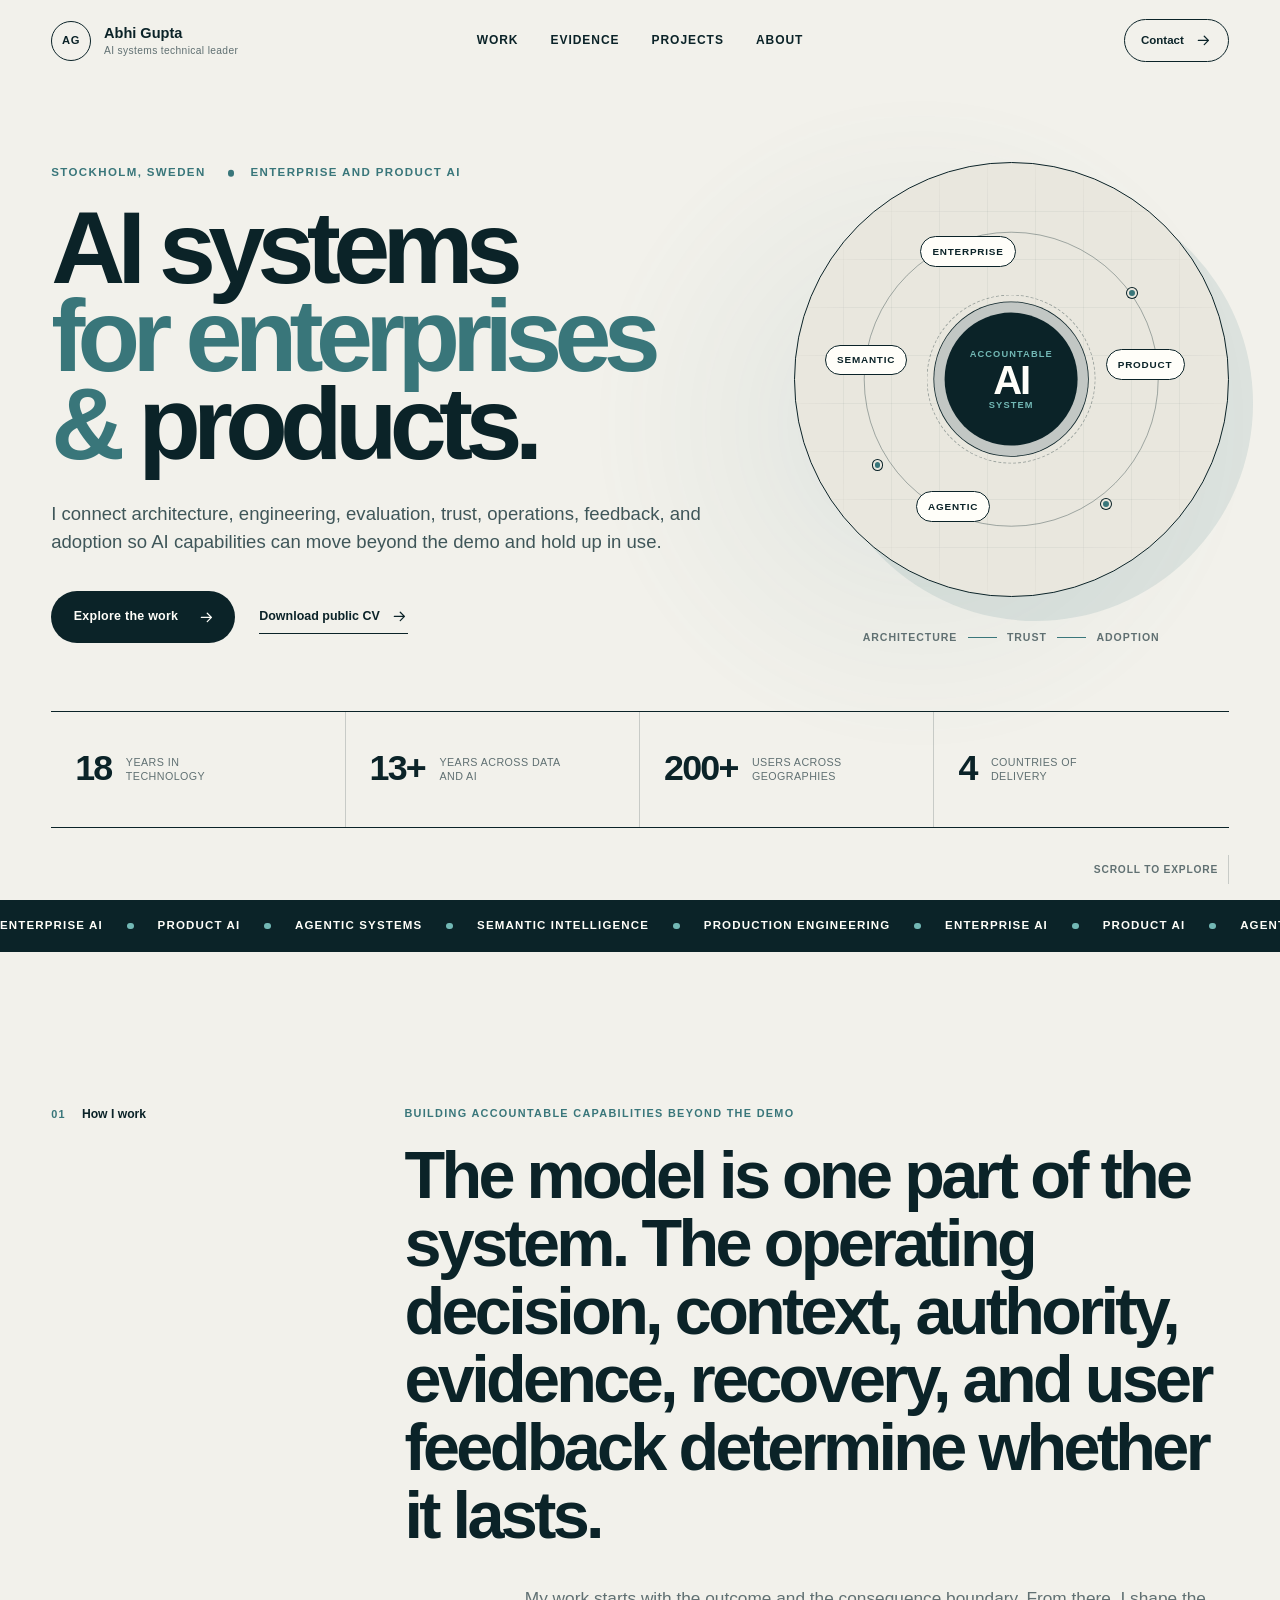
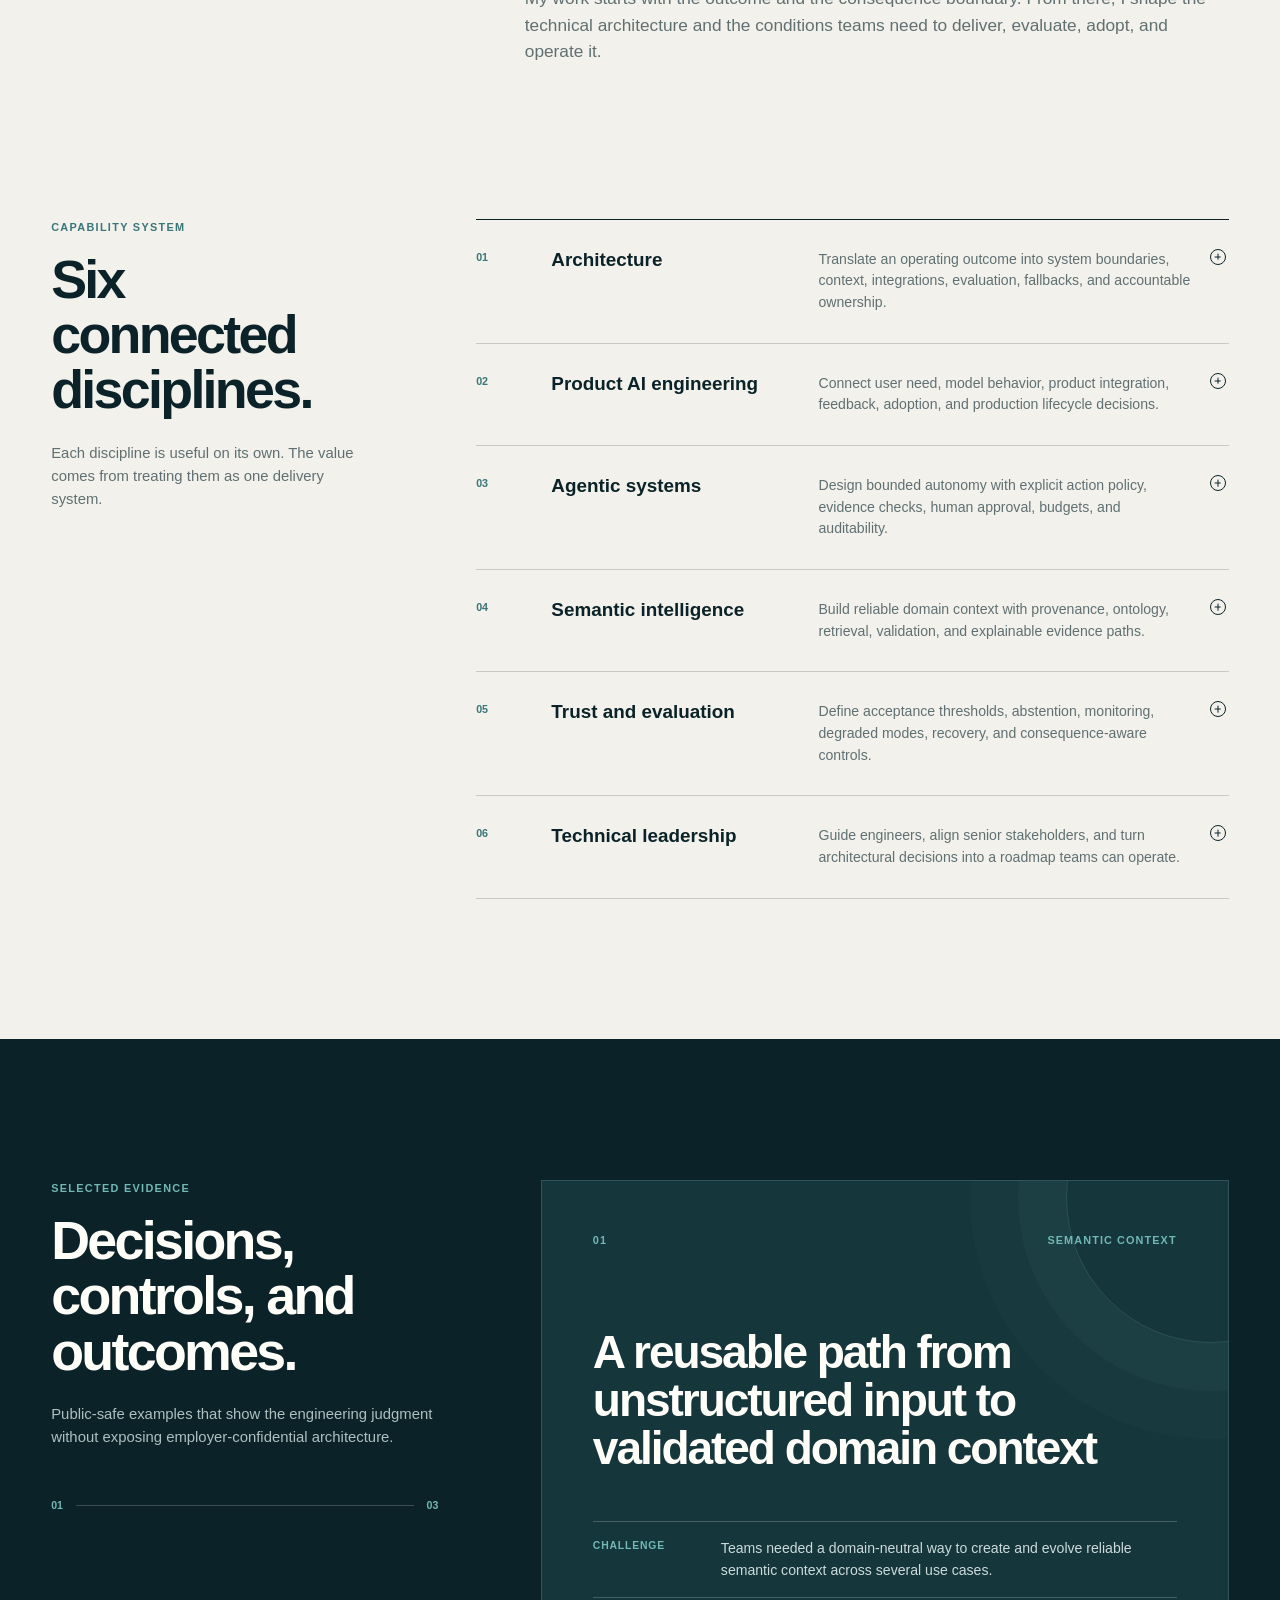
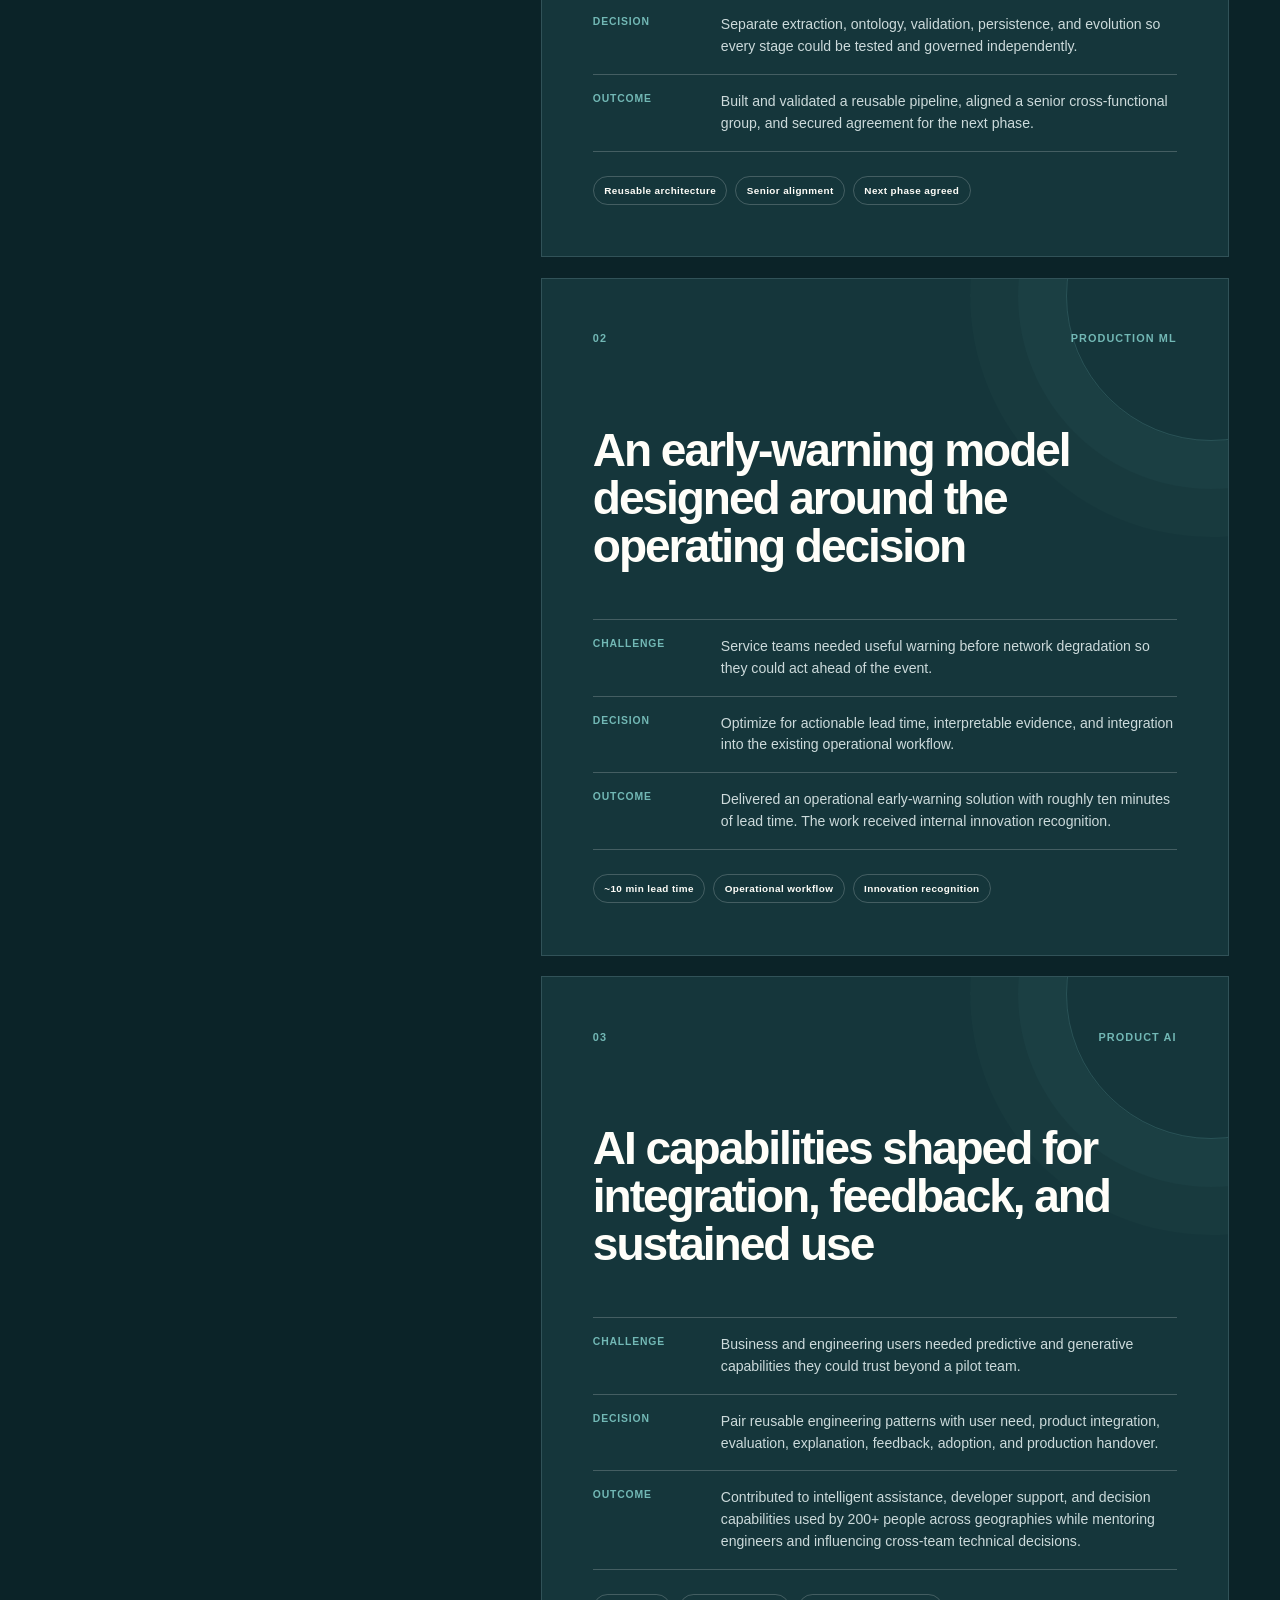
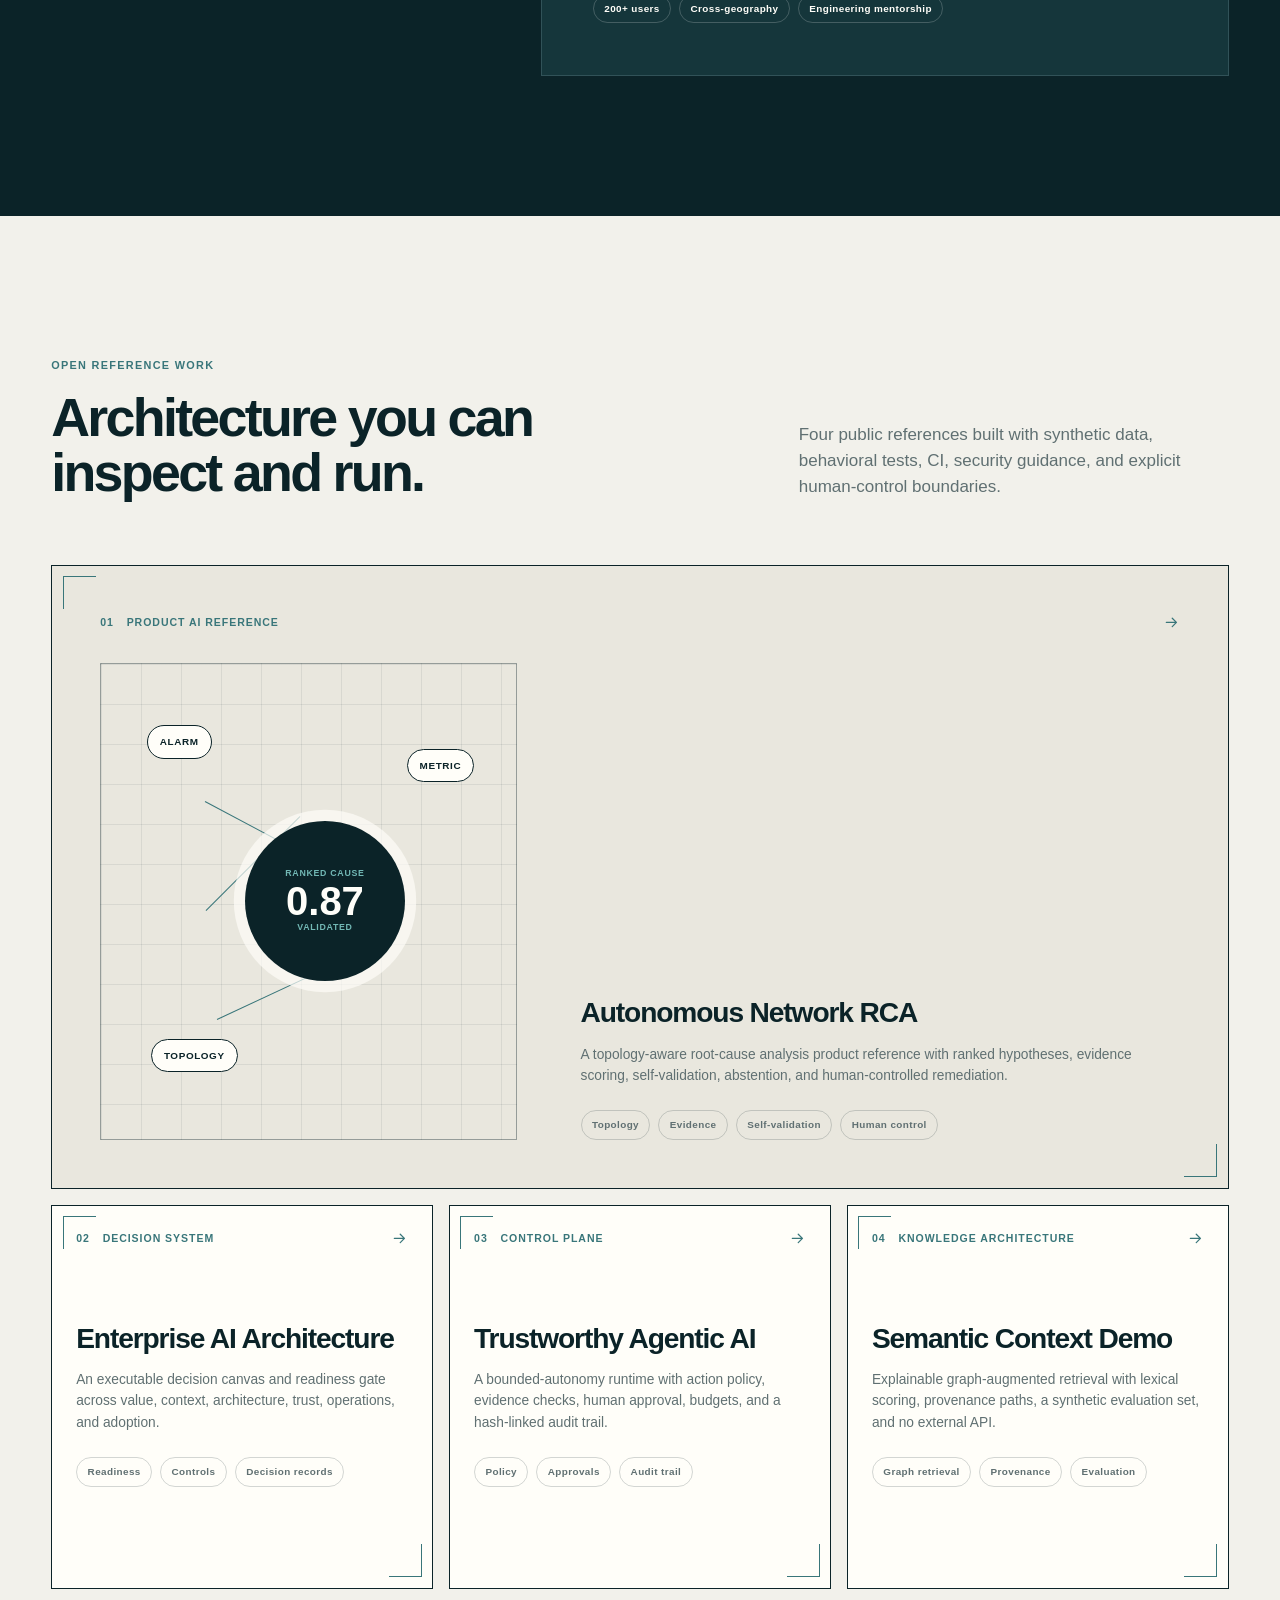
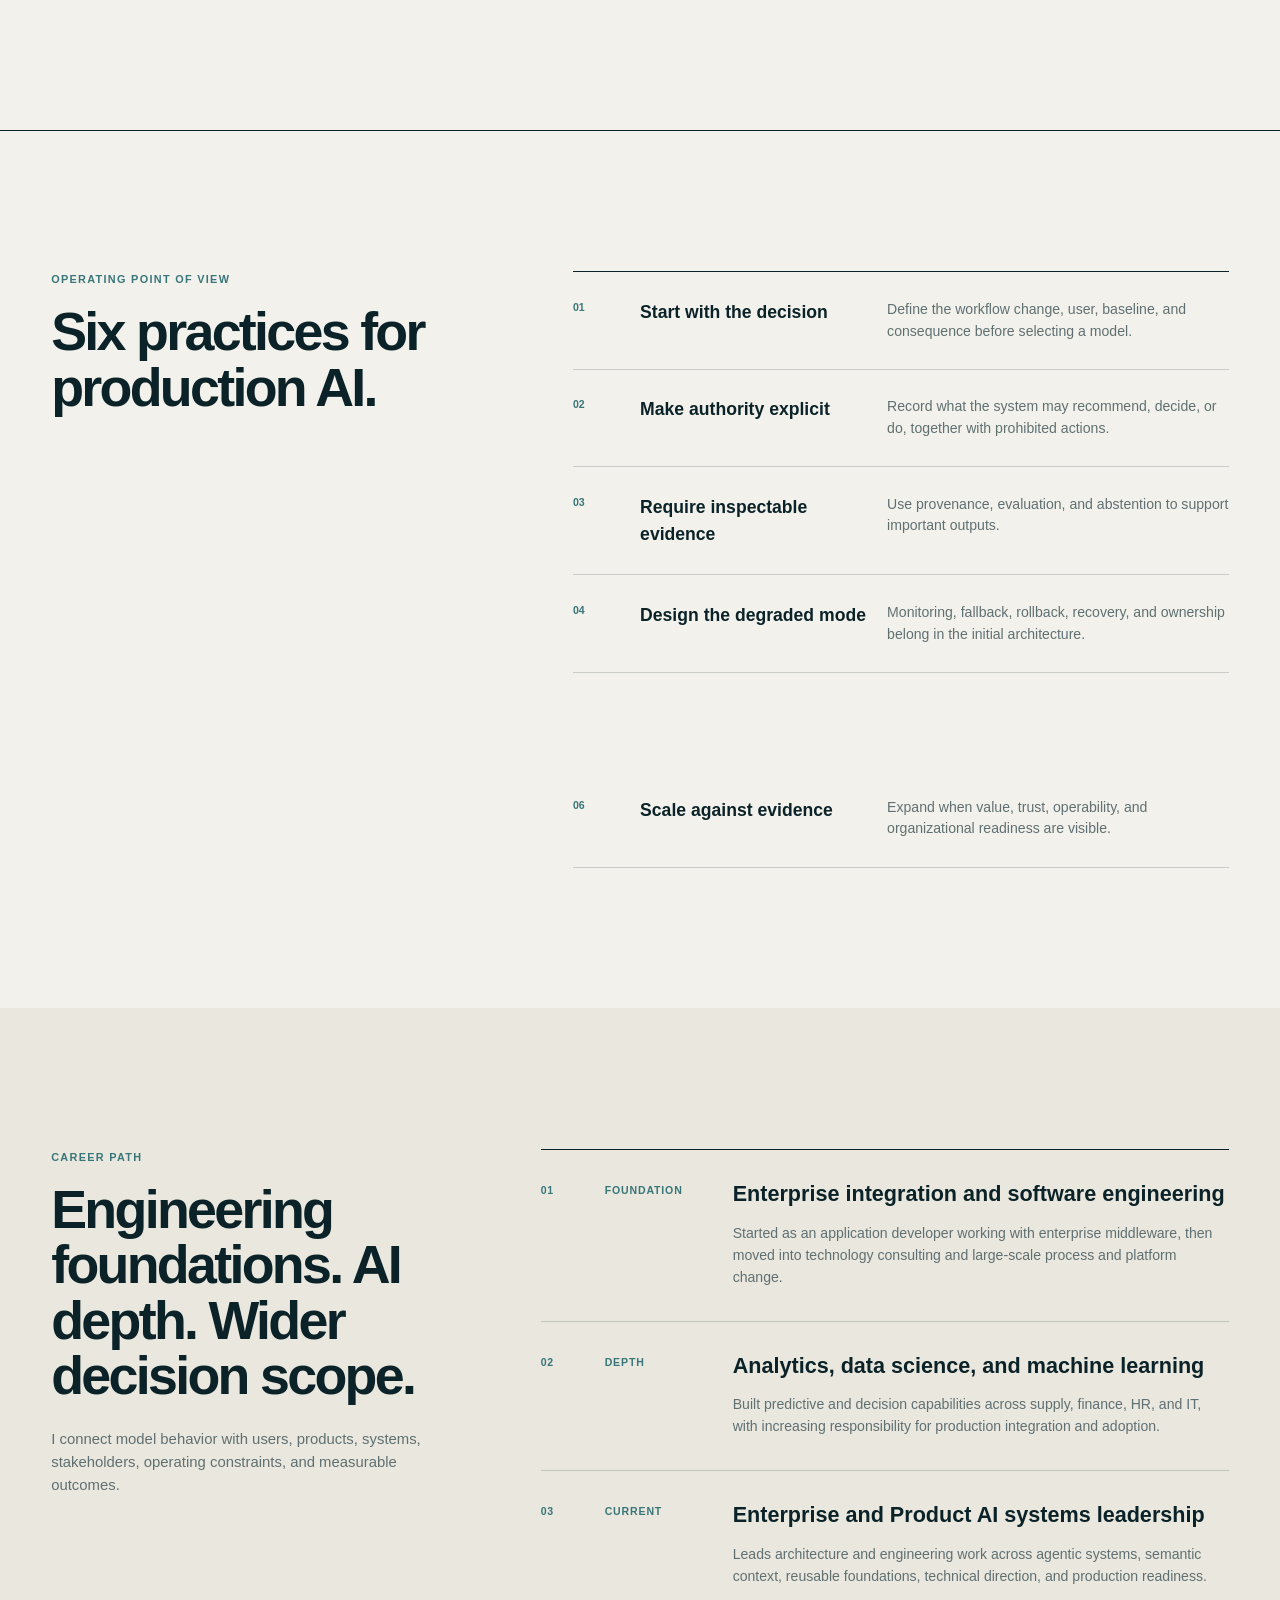
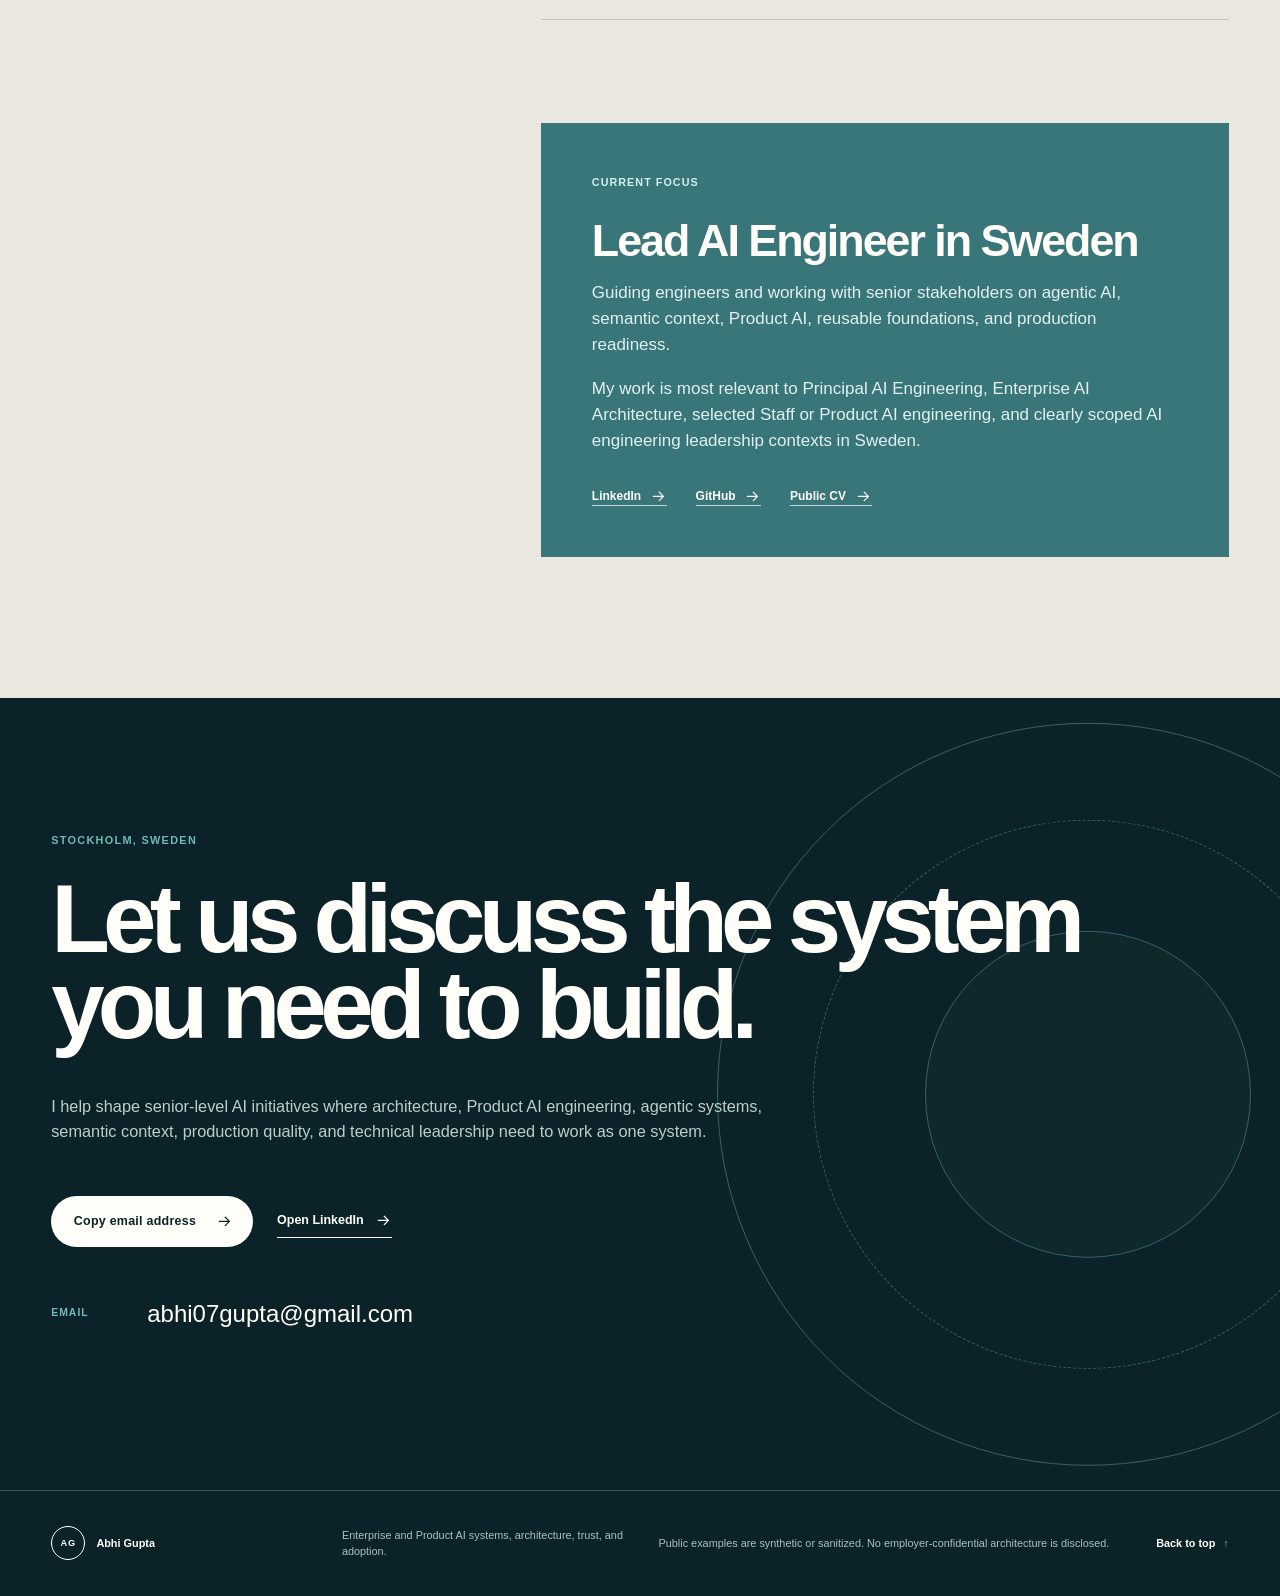
<file: index.html>
<!doctype html>
<html lang="en">
<head>
  <meta charset="utf-8">
  <meta name="viewport" content="width=device-width, initial-scale=1">
  <title>Abhi Gupta | Enterprise &amp; Product AI Technical Leader</title>
  <meta name="description" content="Stockholm-based AI systems technical leader focused on Enterprise and Product AI, architecture, agentic systems, semantic intelligence, production engineering, trust, and adoption.">
  <meta name="keywords" content="Enterprise AI, Product AI, AI architecture, Agentic AI, Semantic intelligence, Production AI engineering, Stockholm, Sweden">
  <meta name="robots" content="index, follow">
  <meta name="theme-color" content="#f2f0e9">
  <link rel="canonical" href="https://abhi07gupta.github.io/">
  <link rel="icon" href="favicon.svg" type="image/svg+xml">
  <link rel="stylesheet" href="styles.css">
  <meta property="og:type" content="profile">
  <meta property="og:title" content="Abhi Gupta | Enterprise &amp; Product AI Technical Leader">
  <meta property="og:description" content="Architecture, trust, and adoption for AI systems used in enterprises and products.">
  <meta property="og:url" content="https://abhi07gupta.github.io/">
  <meta name="twitter:card" content="summary">
  <meta name="twitter:title" content="Abhi Gupta | Enterprise &amp; Product AI Technical Leader">
  <meta name="twitter:description" content="Architecture, trust, and adoption for AI systems used in enterprises and products.">
  <script type="application/ld+json">{"@context":"https://schema.org","@type":"Person","name":"Abhi Gupta","jobTitle":"Lead AI Engineer","url":"https://abhi07gupta.github.io/","sameAs":["https://www.linkedin.com/in/abhi07gupta/","https://github.com/abhi07gupta"],"address":{"@type":"PostalAddress","addressLocality":"Stockholm","addressCountry":"SE"},"knowsAbout":["Enterprise AI Architecture","Product AI Engineering","Agentic AI","Semantic Intelligence","Production AI Engineering","Technical Leadership"]}</script>
</head>
<body>
<div class="scroll-progress" aria-hidden="true"></div><a class="skip" href="#main">Skip to content</a><header class="site-header"><a class="brand" href="#top" aria-label="Abhi Gupta home"><span class="brand-mark">AG</span><span class="brand-copy"><strong>Abhi Gupta</strong><small>AI systems technical leader</small></span></a><nav class="desktop-nav" aria-label="Primary navigation"><a href="#work">Work</a><a href="#evidence">Evidence</a><a href="#projects">Projects</a><a href="#about">About</a></nav><a class="header-contact" href="#contact"><span>Contact</span><svg viewBox="0 0 20 20" aria-hidden="true"><path d="M4 10h11M11 5l5 5-5 5"></path></svg></a><button class="menu-toggle" type="button" aria-expanded="false" aria-controls="mobile-navigation"><span>Menu</span><i aria-hidden="true"></i></button></header><nav class="mobile-nav " id="mobile-navigation" aria-label="Mobile navigation"><a href="#work"><span>01</span>Work</a><a href="#evidence"><span>02</span>Evidence</a><a href="#projects"><span>03</span>Projects</a><a href="#about"><span>04</span>About</a><a href="#contact"><span>05</span>Contact</a></nav><main id="main"><section class="hero" id="top"><div class="hero-copy" data-reveal="true"><p class="eyebrow"><span>Stockholm, Sweden</span><span>Enterprise and Product AI</span></p><h1><span>AI systems</span><span>for enterprises</span><span><em>&amp;</em> products.</span></h1><p class="lead">I connect architecture, engineering, evaluation, trust, operations, feedback, and adoption so AI capabilities can move beyond the demo and hold up in use.</p><div class="hero-actions"><a class="button button-dark" href="#projects">Explore the work <svg viewBox="0 0 20 20" aria-hidden="true"><path d="M4 10h11M11 5l5 5-5 5"></path></svg></a><a class="text-link" href="assets/Abhi_Gupta_Public_Profile_CV_v1.0.pdf" download="">Download public CV <svg viewBox="0 0 20 20" aria-hidden="true"><path d="M4 10h11M11 5l5 5-5 5"></path></svg></a></div></div><div class="hero-visual" data-reveal="true" style="--delay:140ms"><div class="system-field" aria-hidden="true"><div class="field-grid"></div><div class="orbit orbit-one"></div><div class="orbit orbit-two"></div><span class="system-node node-enterprise">Enterprise</span><span class="system-node node-product">Product</span><span class="system-node node-agentic">Agentic</span><span class="system-node node-semantic">Semantic</span><div class="system-core"><small>Accountable</small><strong>AI</strong><span>system</span></div><span class="signal-dot dot-one"></span><span class="signal-dot dot-two"></span><span class="signal-dot dot-three"></span></div><div class="visual-caption"><span>Architecture</span><i></i><span>Trust</span><i></i><span>Adoption</span></div></div><div class="proof-rail" data-reveal="true" style="--delay:240ms"><div><strong>18</strong><span>years in technology</span></div><div><strong>13+</strong><span>years across data and AI</span></div><div><strong>200+</strong><span>users across geographies</span></div><div><strong>4</strong><span>countries of delivery</span></div></div><a class="scroll-cue" href="#work"><span>Scroll to explore</span><i aria-hidden="true"></i></a></section><section class="positioning-strip" aria-label="Core positioning"><div class="positioning-track"><span>Enterprise AI</span><i></i><span>Product AI</span><i></i><span>Agentic systems</span><i></i><span>Semantic intelligence</span><i></i><span>Production engineering</span><i></i><span>Enterprise AI</span><i></i><span>Product AI</span><i></i><span>Agentic systems</span><i></i></div></section><section class="manifesto section-shell" id="work"><div class="section-label" data-reveal="true"><span>01</span><p>How I work</p></div><div class="manifesto-copy" data-reveal="true"><p class="kicker">Building accountable capabilities beyond the demo</p><h2>The model is one part of the system. The operating decision, context, authority, evidence, recovery, and user feedback determine whether it lasts.</h2><p>My work starts with the outcome and the consequence boundary. From there, I shape the technical architecture and the conditions teams need to deliver, evaluate, adopt, and operate it.</p></div></section><section class="capability-section section-shell"><div class="section-intro" data-reveal="true"><p class="section-kicker">Capability system</p><h2>Six connected disciplines.</h2><p>Each discipline is useful on its own. The value comes from treating them as one delivery system.</p></div><div class="capability-list"><article data-reveal="true" style="--delay:0ms"><span>01</span><h3>Architecture</h3><p>Translate an operating outcome into system boundaries, context, integrations, evaluation, fallbacks, and accountable ownership.</p><i aria-hidden="true"></i></article><article data-reveal="true" style="--delay:45ms"><span>02</span><h3>Product AI engineering</h3><p>Connect user need, model behavior, product integration, feedback, adoption, and production lifecycle decisions.</p><i aria-hidden="true"></i></article><article data-reveal="true" style="--delay:90ms"><span>03</span><h3>Agentic systems</h3><p>Design bounded autonomy with explicit action policy, evidence checks, human approval, budgets, and auditability.</p><i aria-hidden="true"></i></article><article data-reveal="true" style="--delay:135ms"><span>04</span><h3>Semantic intelligence</h3><p>Build reliable domain context with provenance, ontology, retrieval, validation, and explainable evidence paths.</p><i aria-hidden="true"></i></article><article data-reveal="true" style="--delay:180ms"><span>05</span><h3>Trust and evaluation</h3><p>Define acceptance thresholds, abstention, monitoring, degraded modes, recovery, and consequence-aware controls.</p><i aria-hidden="true"></i></article><article data-reveal="true" style="--delay:225ms"><span>06</span><h3>Technical leadership</h3><p>Guide engineers, align senior stakeholders, and turn architectural decisions into a roadmap teams can operate.</p><i aria-hidden="true"></i></article></div></section><section class="evidence-section" id="evidence"><div class="evidence-layout section-shell"><div class="evidence-sticky"><p class="section-kicker">Selected evidence</p><h2>Decisions, controls, and outcomes.</h2><p>Public-safe examples that show the engineering judgment without exposing employer-confidential architecture.</p><div class="evidence-rule"><span>01</span><i></i><span>03</span></div></div><div class="case-list"><article class="case-card" data-reveal="true"><div class="case-top"><span>01</span><p>Semantic context</p></div><h3>A reusable path from unstructured input to validated domain context</h3><dl><div><dt>Challenge</dt><dd>Teams needed a domain-neutral way to create and evolve reliable semantic context across several use cases.</dd></div><div><dt>Decision</dt><dd>Separate extraction, ontology, validation, persistence, and evolution so every stage could be tested and governed independently.</dd></div><div><dt>Outcome</dt><dd>Built and validated a reusable pipeline, aligned a senior cross-functional group, and secured agreement for the next phase.</dd></div></dl><ul><li>Reusable architecture</li><li>Senior alignment</li><li>Next phase agreed</li></ul></article><article class="case-card" data-reveal="true"><div class="case-top"><span>02</span><p>Production ML</p></div><h3>An early-warning model designed around the operating decision</h3><dl><div><dt>Challenge</dt><dd>Service teams needed useful warning before network degradation so they could act ahead of the event.</dd></div><div><dt>Decision</dt><dd>Optimize for actionable lead time, interpretable evidence, and integration into the existing operational workflow.</dd></div><div><dt>Outcome</dt><dd>Delivered an operational early-warning solution with roughly ten minutes of lead time. The work received internal innovation recognition.</dd></div></dl><ul><li>~10 min lead time</li><li>Operational workflow</li><li>Innovation recognition</li></ul></article><article class="case-card" data-reveal="true"><div class="case-top"><span>03</span><p>Product AI</p></div><h3>AI capabilities shaped for integration, feedback, and sustained use</h3><dl><div><dt>Challenge</dt><dd>Business and engineering users needed predictive and generative capabilities they could trust beyond a pilot team.</dd></div><div><dt>Decision</dt><dd>Pair reusable engineering patterns with user need, product integration, evaluation, explanation, feedback, adoption, and production handover.</dd></div><div><dt>Outcome</dt><dd>Contributed to intelligent assistance, developer support, and decision capabilities used by 200+ people across geographies while mentoring engineers and influencing cross-team technical decisions.</dd></div></dl><ul><li>200+ users</li><li>Cross-geography</li><li>Engineering mentorship</li></ul></article></div></div></section><section class="projects-section" id="projects"><div class="projects-head section-shell" data-reveal="true"><div><p class="section-kicker">Open reference work</p><h2>Architecture you can inspect and run.</h2></div><p>Four public references built with synthetic data, behavioral tests, CI, security guidance, and explicit human-control boundaries.</p></div><div class="project-grid section-shell"><a class="project-card is-featured" href="https://github.com/abhi07gupta/enterprise-ai-architecture/tree/main/reference_apps/autonomous-network-rca" target="_blank" rel="noreferrer noopener" data-reveal="true" style="--delay:0ms"><div class="project-meta"><span>01</span><p>Product AI reference</p><svg viewBox="0 0 20 20" aria-hidden="true"><path d="M4 10h11M11 5l5 5-5 5"></path></svg></div><div class="rca-visual" aria-hidden="true"><span class="rca-node node-a">Alarm</span><span class="rca-node node-b">Metric</span><span class="rca-node node-c">Topology</span><i class="rca-line line-a"></i><i class="rca-line line-b"></i><i class="rca-line line-c"></i><div class="rca-core"><small>Ranked cause</small><strong>0.87</strong><span>validated</span></div></div><div class="project-copy"><h3>Autonomous Network RCA</h3><p>A topology-aware root-cause analysis product reference with ranked hypotheses, evidence scoring, self-validation, abstention, and human-controlled remediation.</p><ul><li>Topology</li><li>Evidence</li><li>Self-validation</li><li>Human control</li></ul></div></a><a class="project-card " href="https://github.com/abhi07gupta/enterprise-ai-architecture" target="_blank" rel="noreferrer noopener" data-reveal="true" style="--delay:60ms"><div class="project-meta"><span>02</span><p>Decision system</p><svg viewBox="0 0 20 20" aria-hidden="true"><path d="M4 10h11M11 5l5 5-5 5"></path></svg></div><div class="project-copy"><h3>Enterprise AI Architecture</h3><p>An executable decision canvas and readiness gate across value, context, architecture, trust, operations, and adoption.</p><ul><li>Readiness</li><li>Controls</li><li>Decision records</li></ul></div></a><a class="project-card " href="https://github.com/abhi07gupta/trustworthy-agentic-ai" target="_blank" rel="noreferrer noopener" data-reveal="true" style="--delay:120ms"><div class="project-meta"><span>03</span><p>Control plane</p><svg viewBox="0 0 20 20" aria-hidden="true"><path d="M4 10h11M11 5l5 5-5 5"></path></svg></div><div class="project-copy"><h3>Trustworthy Agentic AI</h3><p>A bounded-autonomy runtime with action policy, evidence checks, human approval, budgets, and a hash-linked audit trail.</p><ul><li>Policy</li><li>Approvals</li><li>Audit trail</li></ul></div></a><a class="project-card " href="https://github.com/abhi07gupta/semantic-context-demo" target="_blank" rel="noreferrer noopener" data-reveal="true" style="--delay:180ms"><div class="project-meta"><span>04</span><p>Knowledge architecture</p><svg viewBox="0 0 20 20" aria-hidden="true"><path d="M4 10h11M11 5l5 5-5 5"></path></svg></div><div class="project-copy"><h3>Semantic Context Demo</h3><p>Explainable graph-augmented retrieval with lexical scoring, provenance paths, a synthetic evaluation set, and no external API.</p><ul><li>Graph retrieval</li><li>Provenance</li><li>Evaluation</li></ul></div></a></div></section><section class="principles-section section-shell" id="thinking"><div class="principles-title" data-reveal="true"><p class="section-kicker">Operating point of view</p><h2>Six practices for production AI.</h2></div><ol class="principles-list"><li data-reveal="true"><span>01</span><strong>Start with the decision</strong><p>Define the workflow change, user, baseline, and consequence before selecting a model.</p></li><li data-reveal="true"><span>02</span><strong>Make authority explicit</strong><p>Record what the system may recommend, decide, or do, together with prohibited actions.</p></li><li data-reveal="true"><span>03</span><strong>Require inspectable evidence</strong><p>Use provenance, evaluation, and abstention to support important outputs.</p></li><li data-reveal="true"><span>04</span><strong>Design the degraded mode</strong><p>Monitoring, fallback, rollback, recovery, and ownership belong in the initial architecture.</p></li><li data-reveal="true"><span>05</span><strong>Build the feedback route</strong><p>Give users a clear way to challenge results and improve the capability over time.</p></li><li data-reveal="true"><span>06</span><strong>Scale against evidence</strong><p>Expand when value, trust, operability, and organizational readiness are visible.</p></li></ol></section><section class="about-section" id="about"><div class="about-layout section-shell"><div class="about-title" data-reveal="true"><p class="section-kicker">Career path</p><h2>Engineering foundations. AI depth. Wider decision scope.</h2><p>I connect model behavior with users, products, systems, stakeholders, operating constraints, and measurable outcomes.</p></div><div class="career-list"><article data-reveal="true"><span>01</span><p>Foundation</p><h3>Enterprise integration and software engineering</h3><div>Started as an application developer working with enterprise middleware, then moved into technology consulting and large-scale process and platform change.</div></article><article data-reveal="true"><span>02</span><p>Depth</p><h3>Analytics, data science, and machine learning</h3><div>Built predictive and decision capabilities across supply, finance, HR, and IT, with increasing responsibility for production integration and adoption.</div></article><article data-reveal="true"><span>03</span><p>Current</p><h3>Enterprise and Product AI systems leadership</h3><div>Leads architecture and engineering work across agentic systems, semantic context, reusable foundations, technical direction, and production readiness.</div></article></div><div class="current-focus" data-reveal="true"><p>Current focus</p><h3>Lead AI Engineer in Sweden</h3><p>Guiding engineers and working with senior stakeholders on agentic AI, semantic context, Product AI, reusable foundations, and production readiness.</p><p>My work is most relevant to Principal AI Engineering, Enterprise AI Architecture, selected Staff or Product AI engineering, and clearly scoped AI engineering leadership contexts in Sweden.</p><div><a href="https://www.linkedin.com/in/abhi07gupta/" target="_blank" rel="noreferrer noopener">LinkedIn <svg viewBox="0 0 20 20" aria-hidden="true"><path d="M4 10h11M11 5l5 5-5 5"></path></svg></a><a href="https://github.com/abhi07gupta" target="_blank" rel="noreferrer noopener">GitHub <svg viewBox="0 0 20 20" aria-hidden="true"><path d="M4 10h11M11 5l5 5-5 5"></path></svg></a><a href="assets/Abhi_Gupta_Public_Profile_CV_v1.0.pdf" download="">Public CV <svg viewBox="0 0 20 20" aria-hidden="true"><path d="M4 10h11M11 5l5 5-5 5"></path></svg></a></div></div></div></section><section class="contact-section" id="contact"><div class="contact-orbit" aria-hidden="true"><i></i><i></i><i></i></div><div class="contact-layout section-shell" data-reveal="true"><p class="section-kicker">Stockholm, Sweden</p><h2>Let us discuss the system you need to build.</h2><p>I help shape senior-level AI initiatives where architecture, Product AI engineering, agentic systems, semantic context, production quality, and technical leadership need to work as one system.</p><div class="contact-actions"><button class="button button-light" type="button">Copy email address <svg viewBox="0 0 20 20" aria-hidden="true"><path d="M4 10h11M11 5l5 5-5 5"></path></svg></button><a class="text-link light-link" href="https://www.linkedin.com/in/abhi07gupta/" target="_blank" rel="noreferrer noopener">Open LinkedIn <svg viewBox="0 0 20 20" aria-hidden="true"><path d="M4 10h11M11 5l5 5-5 5"></path></svg></a></div><p class="contact-email"><span>Email</span>abhi07gupta@gmail.com</p><p class="copy-status" role="status" aria-live="polite"></p></div></section></main><footer><a class="footer-brand" href="#top"><span>AG</span><strong>Abhi Gupta</strong></a><p>Enterprise and Product AI systems, architecture, trust, and adoption.</p><p>Public examples are synthetic or sanitized. No employer-confidential architecture is disclosed.</p><a class="back-top" href="#top">Back to top <span>↑</span></a></footer>
<script src="script.js" defer></script>
</body>
</html>
</file>
<file: styles.css>
:root {
  --ink: #0b2328;
  --ink-soft: #15363b;
  --paper: #f2f1eb;
  --paper-deep: #e9e7de;
  --white: #fffef9;
  --teal: #39767a;
  --teal-bright: #72b8b5;
  --mint: #cfe3d7;
  --sand: #d9cdbb;
  --slate: #526d82;
  --muted: #607072;
  --line: rgba(11, 35, 40, 0.18);
  --line-light: rgba(255, 255, 255, 0.2);
  --shell: 1440px;
  --gutter: clamp(1.25rem, 4vw, 4.5rem);
  --scroll-progress: 0;
}

* {
  box-sizing: border-box;
}

html {
  scroll-behavior: smooth;
  scroll-padding-top: 7rem;
}

body {
  margin: 0;
  overflow-x: hidden;
  background: var(--paper);
  color: var(--ink);
  font-family: Arial, sans-serif;
  font-size: 17px;
  line-height: 1.55;
  text-rendering: optimizeLegibility;
  -webkit-font-smoothing: antialiased;
}

body.menu-open {
  overflow: hidden;
}

::selection {
  background: var(--teal);
  color: var(--white);
}

button,
input,
textarea,
select {
  font: inherit;
}

a,
button {
  color: inherit;
}

a,
button,
.capability-list article,
.project-card {
  -webkit-tap-highlight-color: transparent;
}

svg {
  display: block;
  width: 1.05rem;
  height: 1.05rem;
  fill: none;
  stroke: currentColor;
  stroke-linecap: round;
  stroke-linejoin: round;
  stroke-width: 1.5;
}

.skip {
  position: fixed;
  left: 1rem;
  top: -5rem;
  z-index: 120;
  padding: 0.75rem 1rem;
  background: var(--white);
  color: var(--ink);
  text-decoration: none;
  border: 1px solid var(--ink);
  transition: top 180ms ease;
}

.skip:focus {
  top: 1rem;
}

.scroll-progress {
  position: fixed;
  inset: 0 auto auto 0;
  z-index: 130;
  width: calc(var(--scroll-progress) * 100%);
  height: 3px;
  background: var(--teal-bright);
  transform-origin: left;
  pointer-events: none;
}

.site-header {
  position: fixed;
  z-index: 100;
  top: 0;
  left: 0;
  width: 100%;
  min-height: 82px;
  display: grid;
  grid-template-columns: 1fr auto 1fr;
  align-items: center;
  gap: 2rem;
  padding: 1rem var(--gutter);
  border-bottom: 1px solid transparent;
  transition: background-color 260ms ease, border-color 260ms ease, min-height 260ms ease;
}

.has-scrolled .site-header {
  min-height: 70px;
  background: rgba(242, 241, 235, 0.9);
  border-color: var(--line);
  backdrop-filter: blur(18px);
  -webkit-backdrop-filter: blur(18px);
}

.brand {
  width: max-content;
  display: inline-flex;
  align-items: center;
  gap: 0.8rem;
  text-decoration: none;
}

.brand-mark,
.footer-brand > span {
  width: 40px;
  height: 40px;
  display: grid;
  place-items: center;
  border: 1px solid var(--ink);
  border-radius: 50%;
  font-size: 0.7rem;
  font-weight: 700;
  letter-spacing: 0.08em;
}

.brand-copy {
  display: grid;
  line-height: 1.1;
}

.brand-copy strong {
  font-size: 0.91rem;
}

.brand-copy small {
  margin-top: 0.25rem;
  color: var(--muted);
  font-size: 0.64rem;
  letter-spacing: 0.035em;
}

.desktop-nav {
  display: flex;
  align-items: center;
  gap: clamp(1.2rem, 2.5vw, 2.4rem);
}

.desktop-nav a {
  position: relative;
  text-decoration: none;
  font-size: 0.75rem;
  font-weight: 700;
  letter-spacing: 0.08em;
  text-transform: uppercase;
}

.desktop-nav a::after {
  content: "";
  position: absolute;
  right: 0;
  bottom: -0.35rem;
  left: 0;
  height: 1px;
  background: currentColor;
  transform: scaleX(0);
  transform-origin: right;
  transition: transform 220ms ease;
}

.desktop-nav a:hover::after,
.desktop-nav a:focus-visible::after {
  transform: scaleX(1);
  transform-origin: left;
}

.header-contact {
  justify-self: end;
  display: inline-flex;
  align-items: center;
  gap: 0.7rem;
  padding: 0.72rem 1rem;
  border: 1px solid var(--ink);
  border-radius: 999px;
  text-decoration: none;
  font-size: 0.72rem;
  font-weight: 700;
  transition: background-color 200ms ease, color 200ms ease;
}

.header-contact:hover,
.header-contact:focus-visible {
  background: var(--ink);
  color: var(--white);
}

.header-contact svg,
.button svg,
.text-link svg,
.current-focus a svg {
  transition: transform 220ms ease;
}

.header-contact:hover svg,
.button:hover svg,
.text-link:hover svg,
.current-focus a:hover svg {
  transform: translateX(0.22rem);
}

.menu-toggle {
  display: none;
  justify-self: end;
  align-items: center;
  gap: 0.75rem;
  padding: 0.7rem 0;
  border: 0;
  background: transparent;
  cursor: pointer;
  font-size: 0.75rem;
  font-weight: 700;
  text-transform: uppercase;
  letter-spacing: 0.08em;
}

.menu-toggle i {
  position: relative;
  width: 1.5rem;
  height: 1px;
  background: currentColor;
}

.menu-toggle i::before {
  content: "";
  position: absolute;
  top: -0.42rem;
  right: 0;
  width: 1rem;
  height: 1px;
  background: currentColor;
}

.mobile-nav {
  position: fixed;
  z-index: 90;
  inset: 0;
  display: grid;
  align-content: center;
  gap: 0;
  padding: 7rem var(--gutter) 3rem;
  background: var(--ink);
  color: var(--white);
  opacity: 0;
  visibility: hidden;
  transform: translateY(-1.5rem);
  transition: opacity 240ms ease, visibility 240ms ease, transform 240ms ease;
}

.mobile-nav.is-open {
  opacity: 1;
  visibility: visible;
  transform: translateY(0);
}

.mobile-nav a {
  display: grid;
  grid-template-columns: 3rem 1fr;
  align-items: baseline;
  padding: 1rem 0;
  border-bottom: 1px solid var(--line-light);
  text-decoration: none;
  font-size: clamp(2rem, 8vw, 4rem);
  line-height: 1;
  letter-spacing: -0.04em;
}

.mobile-nav a span {
  color: var(--teal-bright);
  font-size: 0.7rem;
  letter-spacing: 0.08em;
}

.section-shell {
  width: min(100%, var(--shell));
  margin-inline: auto;
  padding-inline: var(--gutter);
}

.hero {
  position: relative;
  min-height: 100svh;
  width: min(100%, var(--shell));
  margin-inline: auto;
  padding: clamp(9rem, 15vh, 12rem) var(--gutter) 4.5rem;
  display: grid;
  grid-template-columns: minmax(0, 1.2fr) minmax(330px, 0.8fr);
  grid-template-rows: 1fr auto;
  align-items: center;
  column-gap: clamp(2.5rem, 7vw, 8rem);
  row-gap: 3rem;
}

.hero::before {
  content: "";
  position: absolute;
  z-index: -1;
  top: 10%;
  left: 46%;
  width: 52vw;
  height: 52vw;
  max-width: 800px;
  max-height: 800px;
  border-radius: 50%;
  background: radial-gradient(circle, rgba(57, 118, 122, 0.11) 0, rgba(57, 118, 122, 0.04) 38%, transparent 70%);
  filter: blur(4px);
}

.eyebrow {
  display: flex;
  flex-wrap: wrap;
  gap: 0.55rem 1.4rem;
  margin: 0 0 1.35rem;
  color: var(--teal);
  font-size: 0.72rem;
  font-weight: 700;
  letter-spacing: 0.12em;
  text-transform: uppercase;
}

.eyebrow span + span {
  position: relative;
  padding-left: 1.4rem;
}

.eyebrow span + span::before {
  content: "";
  position: absolute;
  top: 50%;
  left: 0;
  width: 0.4rem;
  height: 0.4rem;
  border-radius: 50%;
  background: var(--teal);
  transform: translateY(-50%);
}

.hero h1 {
  margin: 0;
  font-size: clamp(4.1rem, 8vw, 9rem);
  font-weight: 700;
  line-height: 0.86;
  letter-spacing: -0.075em;
}

.hero h1 span {
  display: block;
  white-space: nowrap;
}

.hero h1 span:nth-child(2) {
  color: var(--teal);
}

.hero h1 em {
  font-style: normal;
  color: var(--teal);
}

.lead {
  max-width: 47rem;
  margin: 2rem 0 0;
  color: #3f5659;
  font-size: clamp(1.08rem, 1.45vw, 1.35rem);
  line-height: 1.52;
}

.hero-actions,
.contact-actions {
  display: flex;
  flex-wrap: wrap;
  align-items: center;
  gap: 1.1rem 1.5rem;
  margin-top: 2.2rem;
}

.button {
  min-height: 3.2rem;
  display: inline-flex;
  align-items: center;
  justify-content: center;
  gap: 1.25rem;
  padding: 0.82rem 1.2rem 0.82rem 1.35rem;
  border: 1px solid transparent;
  border-radius: 999px;
  text-decoration: none;
  font-size: 0.78rem;
  font-weight: 700;
  letter-spacing: 0.02em;
  cursor: pointer;
  transition: transform 200ms ease, background-color 200ms ease, color 200ms ease;
}

.button:hover {
  transform: translateY(-2px);
}

.button-dark {
  background: var(--ink);
  color: var(--white);
}

.button-dark:hover {
  background: var(--teal);
}

.text-link {
  display: inline-flex;
  align-items: center;
  gap: 0.7rem;
  padding: 0.4rem 0;
  border-bottom: 1px solid currentColor;
  text-decoration: none;
  font-size: 0.78rem;
  font-weight: 700;
}

.hero-visual {
  align-self: center;
}

.system-field {
  position: relative;
  width: min(100%, 560px);
  aspect-ratio: 1;
  margin-inline: auto;
  overflow: hidden;
  border: 1px solid var(--ink);
  border-radius: 50%;
  background: var(--paper-deep);
  box-shadow: 1.5rem 1.5rem 0 rgba(57, 118, 122, 0.12);
  animation: field-float 7s ease-in-out infinite;
}

.field-grid {
  position: absolute;
  inset: 0;
  border-radius: inherit;
  opacity: 0.46;
  background-image: linear-gradient(rgba(11, 35, 40, 0.1) 1px, transparent 1px), linear-gradient(90deg, rgba(11, 35, 40, 0.1) 1px, transparent 1px);
  background-size: 3rem 3rem;
  mask-image: radial-gradient(circle, black 0, black 55%, transparent 79%);
}

.orbit {
  position: absolute;
  top: 50%;
  left: 50%;
  border: 1px solid rgba(11, 35, 40, 0.34);
  border-radius: 50%;
  transform: translate(-50%, -50%);
}

.orbit-one {
  width: 68%;
  height: 68%;
}

.orbit-two {
  width: 39%;
  height: 39%;
  border-style: dashed;
  animation: orbit-spin 24s linear infinite;
}

.system-core {
  position: absolute;
  z-index: 4;
  top: 50%;
  left: 50%;
  width: 8.3rem;
  height: 8.3rem;
  display: grid;
  place-content: center;
  text-align: center;
  border-radius: 50%;
  background: var(--ink);
  color: var(--white);
  transform: translate(-50%, -50%);
  box-shadow: 0 0 0 0.65rem rgba(255, 254, 249, 0.75), 0 0 0 0.7rem var(--ink);
}

.system-core small,
.system-core span {
  display: block;
  color: var(--teal-bright);
  font-size: 0.58rem;
  font-weight: 700;
  letter-spacing: 0.12em;
  text-transform: uppercase;
}

.system-core strong {
  display: block;
  margin-block: -0.1rem;
  font-size: 2.5rem;
  line-height: 1;
  letter-spacing: -0.05em;
}

.system-node {
  position: absolute;
  z-index: 3;
  padding: 0.42rem 0.7rem;
  border: 1px solid var(--ink);
  border-radius: 999px;
  background: var(--white);
  font-size: 0.62rem;
  font-weight: 700;
  letter-spacing: 0.08em;
  text-transform: uppercase;
}

.node-enterprise { top: 17%; left: 29%; }
.node-product { right: 10%; top: 43%; }
.node-agentic { bottom: 17%; left: 28%; }
.node-semantic { top: 42%; left: 7%; }

.signal-dot {
  position: absolute;
  z-index: 5;
  width: 0.62rem;
  height: 0.62rem;
  border: 2px solid var(--paper-deep);
  border-radius: 50%;
  background: var(--teal);
  box-shadow: 0 0 0 1px var(--ink);
}

.dot-one { top: 29%; right: 21%; animation: signal-pulse 2.8s ease-in-out infinite; }
.dot-two { right: 27%; bottom: 20%; animation: signal-pulse 2.8s 0.8s ease-in-out infinite; }
.dot-three { bottom: 29%; left: 18%; animation: signal-pulse 2.8s 1.6s ease-in-out infinite; }

.visual-caption {
  width: min(100%, 560px);
  margin: 2rem auto 0;
  display: flex;
  align-items: center;
  justify-content: center;
  gap: 0.65rem;
  color: var(--muted);
  font-size: 0.66rem;
  font-weight: 700;
  letter-spacing: 0.09em;
  text-transform: uppercase;
}

.visual-caption i {
  width: 1.8rem;
  height: 1px;
  background: var(--teal);
}

.proof-rail {
  grid-column: 1 / -1;
  display: grid;
  grid-template-columns: repeat(4, 1fr);
  border-top: 1px solid var(--ink);
  border-bottom: 1px solid var(--ink);
}

.proof-rail > div {
  min-height: 7.2rem;
  display: grid;
  align-content: center;
  grid-template-columns: auto 1fr;
  gap: 0.9rem;
  padding: 1rem 1.5rem;
  border-right: 1px solid var(--line);
}

.proof-rail > div:last-child {
  border-right: 0;
}

.proof-rail strong {
  font-size: clamp(1.8rem, 2.8vw, 3rem);
  line-height: 1;
  letter-spacing: -0.05em;
}

.proof-rail span {
  max-width: 8.2rem;
  align-self: center;
  color: var(--muted);
  font-size: 0.67rem;
  line-height: 1.35;
  letter-spacing: 0.04em;
  text-transform: uppercase;
}

.scroll-cue {
  position: absolute;
  right: var(--gutter);
  bottom: 1rem;
  display: flex;
  align-items: center;
  gap: 0.6rem;
  color: var(--muted);
  text-decoration: none;
  font-size: 0.64rem;
  font-weight: 700;
  letter-spacing: 0.08em;
  text-transform: uppercase;
}

.scroll-cue i {
  position: relative;
  width: 1px;
  height: 1.8rem;
  overflow: hidden;
  background: var(--line);
}

.scroll-cue i::after {
  content: "";
  position: absolute;
  inset: 0;
  background: var(--ink);
  transform: translateY(-100%);
  animation: scroll-line 2s ease-in-out infinite;
}

.positioning-strip {
  overflow: hidden;
  border-top: 1px solid var(--ink);
  border-bottom: 1px solid var(--ink);
  background: var(--ink);
  color: var(--white);
}

.positioning-track {
  width: max-content;
  display: flex;
  align-items: center;
  gap: 1.5rem;
  padding: 1rem 0;
  animation: ticker 32s linear infinite;
}

.positioning-track span {
  font-size: 0.72rem;
  font-weight: 700;
  letter-spacing: 0.1em;
  text-transform: uppercase;
  white-space: nowrap;
}

.positioning-track i {
  width: 0.42rem;
  height: 0.42rem;
  border-radius: 50%;
  background: var(--teal-bright);
}

.section-label {
  display: flex;
  align-items: baseline;
  gap: 1rem;
}

.section-label span,
.section-kicker,
.kicker {
  color: var(--teal);
  font-size: 0.68rem;
  font-weight: 700;
  letter-spacing: 0.12em;
  text-transform: uppercase;
}

.section-label p {
  margin: 0;
  font-size: 0.76rem;
  font-weight: 700;
}

.manifesto {
  display: grid;
  grid-template-columns: minmax(170px, 0.7fr) minmax(0, 2.3fr);
  gap: clamp(3rem, 8vw, 9rem);
  padding-top: clamp(7rem, 12vw, 12rem);
  padding-bottom: clamp(7rem, 12vw, 12rem);
}

.manifesto-copy .kicker {
  margin: 0 0 1.25rem;
}

.manifesto-copy h2 {
  max-width: 70rem;
  margin: 0;
  font-size: clamp(2.5rem, 5.2vw, 6rem);
  font-weight: 700;
  line-height: 1.02;
  letter-spacing: -0.055em;
}

.manifesto-copy > p:last-child {
  max-width: 44rem;
  margin: 2.2rem 0 0 auto;
  color: var(--muted);
  font-size: 1.08rem;
}

.capability-section {
  padding-bottom: clamp(7rem, 11vw, 11rem);
  display: grid;
  grid-template-columns: minmax(240px, 0.75fr) minmax(0, 1.75fr);
  gap: clamp(3rem, 8vw, 9rem);
}

.section-intro {
  position: sticky;
  top: 8rem;
  height: max-content;
}

.section-intro .section-kicker,
.principles-title .section-kicker,
.about-title .section-kicker,
.projects-head .section-kicker,
.evidence-sticky .section-kicker {
  margin: 0 0 1rem;
}

.section-intro h2,
.principles-title h2,
.about-title h2,
.evidence-sticky h2,
.projects-head h2 {
  margin: 0;
  font-size: clamp(2.4rem, 4.2vw, 4.7rem);
  line-height: 1.03;
  letter-spacing: -0.05em;
}

.section-intro > p:last-child,
.about-title > p:last-child,
.evidence-sticky > p:nth-child(3) {
  max-width: 28rem;
  margin: 1.5rem 0 0;
  color: var(--muted);
  font-size: 0.93rem;
}

.capability-list {
  border-top: 1px solid var(--ink);
}

.capability-list article {
  position: relative;
  display: grid;
  grid-template-columns: 3.5rem minmax(11rem, 0.8fr) minmax(0, 1.2fr) 1.2rem;
  align-items: start;
  gap: 1.2rem;
  padding: 1.8rem 0;
  border-bottom: 1px solid var(--line);
  transition: padding 230ms ease, background-color 230ms ease;
}

.capability-list article:hover {
  padding-inline: 1.1rem;
  background: var(--white);
}

.capability-list article > span {
  color: var(--teal);
  font-size: 0.67rem;
  font-weight: 700;
}

.capability-list h3 {
  margin: 0;
  font-size: 1.18rem;
  line-height: 1.2;
}

.capability-list p {
  margin: 0;
  color: var(--muted);
  font-size: 0.88rem;
}

.capability-list article > i {
  position: relative;
  width: 1rem;
  height: 1rem;
  border: 1px solid var(--ink);
  border-radius: 50%;
}

.capability-list article > i::before,
.capability-list article > i::after {
  content: "";
  position: absolute;
  top: 50%;
  left: 50%;
  background: var(--ink);
  transform: translate(-50%, -50%);
}

.capability-list article > i::before { width: 0.42rem; height: 1px; }
.capability-list article > i::after { width: 1px; height: 0.42rem; }

.evidence-section {
  background: var(--ink);
  color: var(--white);
}

.evidence-layout {
  display: grid;
  grid-template-columns: minmax(260px, 0.72fr) minmax(0, 1.28fr);
  gap: clamp(3rem, 8vw, 9rem);
  padding-top: clamp(7rem, 11vw, 11rem);
  padding-bottom: clamp(7rem, 11vw, 11rem);
}

.evidence-sticky {
  position: sticky;
  top: 8rem;
  height: max-content;
}

.evidence-sticky .section-kicker {
  color: var(--teal-bright);
}

.evidence-sticky > p:nth-child(3) {
  color: #aebfc0;
}

.evidence-rule {
  display: grid;
  grid-template-columns: auto 1fr auto;
  align-items: center;
  gap: 0.8rem;
  margin-top: 3rem;
  color: var(--teal-bright);
  font-size: 0.66rem;
  font-weight: 700;
}

.evidence-rule i {
  height: 1px;
  background: var(--line-light);
}

.case-list {
  display: grid;
  gap: 1.3rem;
}

.case-card {
  position: relative;
  min-height: 38rem;
  padding: clamp(1.5rem, 4vw, 3.3rem);
  display: flex;
  flex-direction: column;
  border: 1px solid #315258;
  background: var(--ink-soft);
  overflow: hidden;
}

.case-card::before {
  content: "";
  position: absolute;
  top: -8rem;
  right: -8rem;
  width: 18rem;
  height: 18rem;
  border: 1px solid rgba(114, 184, 181, 0.22);
  border-radius: 50%;
  box-shadow: 0 0 0 3rem rgba(114, 184, 181, 0.035), 0 0 0 6rem rgba(114, 184, 181, 0.025);
}

.case-top {
  position: relative;
  display: flex;
  align-items: center;
  justify-content: space-between;
  gap: 1rem;
  color: var(--teal-bright);
  font-size: 0.68rem;
  font-weight: 700;
  letter-spacing: 0.1em;
  text-transform: uppercase;
}

.case-top p {
  margin: 0;
}

.case-card h3 {
  position: relative;
  max-width: 44rem;
  margin: 5rem 0 3rem;
  font-size: clamp(2rem, 3.6vw, 4.1rem);
  line-height: 1.04;
  letter-spacing: -0.045em;
}

.case-card dl {
  position: relative;
  margin: auto 0 0;
  border-top: 1px solid var(--line-light);
}

.case-card dl > div {
  display: grid;
  grid-template-columns: 7rem 1fr;
  gap: 1rem;
  padding: 1rem 0;
  border-bottom: 1px solid var(--line-light);
}

.case-card dt {
  color: var(--teal-bright);
  font-size: 0.65rem;
  font-weight: 700;
  letter-spacing: 0.08em;
  text-transform: uppercase;
}

.case-card dd {
  margin: 0;
  color: #ccdadb;
  font-size: 0.88rem;
}

.case-card ul,
.project-copy ul {
  list-style: none;
  display: flex;
  flex-wrap: wrap;
  gap: 0.5rem;
  margin: 1.5rem 0 0;
  padding: 0;
}

.case-card li,
.project-copy li {
  padding: 0.38rem 0.65rem;
  border: 1px solid var(--line-light);
  border-radius: 999px;
  font-size: 0.62rem;
  font-weight: 700;
  letter-spacing: 0.04em;
}

.projects-section {
  padding-top: clamp(7rem, 11vw, 11rem);
  padding-bottom: clamp(7rem, 11vw, 11rem);
}

.projects-head {
  display: grid;
  grid-template-columns: minmax(0, 1.2fr) minmax(260px, 0.8fr);
  align-items: end;
  gap: clamp(2rem, 8vw, 8rem);
  margin-bottom: 4rem;
}

.projects-head > p {
  max-width: 36rem;
  margin: 0;
  color: var(--muted);
}

.project-grid {
  display: grid;
  grid-template-columns: repeat(12, minmax(0, 1fr));
  gap: 1rem;
}

.project-card {
  position: relative;
  grid-column: span 4;
  min-height: 24rem;
  display: flex;
  flex-direction: column;
  padding: 1.5rem;
  overflow: hidden;
  border: 1px solid var(--ink);
  background: var(--white);
  text-decoration: none;
  transition: color 280ms ease, background-color 280ms ease, transform 280ms ease;
}

.project-card:hover {
  background: var(--ink);
  color: var(--white);
  transform: translateY(-0.35rem);
}

.project-card::before,
.project-card::after {
  content: "";
  position: absolute;
  width: 2rem;
  height: 2rem;
  pointer-events: none;
}

.project-card::before {
  top: 0.65rem;
  left: 0.65rem;
  border-top: 1px solid var(--teal);
  border-left: 1px solid var(--teal);
}

.project-card::after {
  right: 0.65rem;
  bottom: 0.65rem;
  border-right: 1px solid var(--teal);
  border-bottom: 1px solid var(--teal);
}

.project-card.is-featured {
  grid-column: 1 / -1;
  min-height: 39rem;
  display: grid;
  grid-template-columns: minmax(0, 0.82fr) minmax(360px, 1.18fr);
  grid-template-rows: auto 1fr;
  gap: 2rem 4rem;
  padding: clamp(1.5rem, 4vw, 3rem);
  background: var(--paper-deep);
}

.project-card.is-featured:hover {
  background: var(--ink);
}

.project-meta {
  grid-column: 1 / -1;
  display: grid;
  grid-template-columns: auto 1fr auto;
  align-items: center;
  gap: 0.8rem;
  color: var(--teal);
  font-size: 0.66rem;
  font-weight: 700;
  letter-spacing: 0.09em;
  text-transform: uppercase;
}

.project-meta p {
  margin: 0;
}

.project-card:hover .project-meta {
  color: var(--teal-bright);
}

.project-card:hover .project-meta svg {
  transform: translate(0.2rem, -0.2rem);
}

.project-copy {
  align-self: end;
  display: flex;
  flex-direction: column;
  min-height: 15rem;
}

.project-copy h3 {
  margin: auto 0 1rem;
  font-size: clamp(1.6rem, 2.2vw, 2.8rem);
  line-height: 1.04;
  letter-spacing: -0.04em;
}

.project-copy > p {
  margin: 0;
  color: var(--muted);
  font-size: 0.86rem;
}

.project-card:hover .project-copy > p {
  color: #bfd0d1;
}

.project-copy li {
  border-color: var(--line);
  color: var(--muted);
}

.project-card:hover .project-copy li {
  border-color: var(--line-light);
  color: var(--white);
}

.rca-visual {
  position: relative;
  align-self: stretch;
  min-height: 29rem;
  border: 1px solid rgba(11, 35, 40, 0.38);
  background-image: linear-gradient(rgba(11, 35, 40, 0.08) 1px, transparent 1px), linear-gradient(90deg, rgba(11, 35, 40, 0.08) 1px, transparent 1px);
  background-size: 2.5rem 2.5rem;
}

.project-card:hover .rca-visual {
  border-color: var(--line-light);
  background-image: linear-gradient(rgba(255, 255, 255, 0.055) 1px, transparent 1px), linear-gradient(90deg, rgba(255, 255, 255, 0.055) 1px, transparent 1px);
}

.rca-node {
  position: absolute;
  z-index: 3;
  padding: 0.5rem 0.75rem;
  border: 1px solid var(--ink);
  border-radius: 999px;
  background: var(--white);
  font-size: 0.62rem;
  font-weight: 700;
  letter-spacing: 0.06em;
  text-transform: uppercase;
}

.project-card:hover .rca-node {
  border-color: var(--teal-bright);
  background: var(--ink-soft);
}

.rca-node.node-a { top: 13%; left: 11%; }
.rca-node.node-b { top: 18%; right: 10%; }
.rca-node.node-c { bottom: 14%; left: 12%; }

.rca-line {
  position: absolute;
  z-index: 1;
  height: 1px;
  background: var(--teal);
  transform-origin: left;
}

.line-a { top: 29%; left: 25%; width: 39%; transform: rotate(28deg); }
.line-b { top: 32%; right: 20%; width: 32%; transform: rotate(135deg); }
.line-c { bottom: 25%; left: 28%; width: 36%; transform: rotate(-25deg); }

.rca-core {
  position: absolute;
  z-index: 4;
  top: 50%;
  left: 54%;
  width: 10rem;
  height: 10rem;
  display: grid;
  place-content: center;
  text-align: center;
  border-radius: 50%;
  background: var(--ink);
  color: var(--white);
  transform: translate(-50%, -50%);
  box-shadow: 0 0 0 0.7rem rgba(255, 254, 249, 0.68);
}

.project-card:hover .rca-core {
  background: var(--teal);
  box-shadow: 0 0 0 0.7rem rgba(114, 184, 181, 0.16);
}

.rca-core small,
.rca-core span {
  color: var(--teal-bright);
  font-size: 0.55rem;
  font-weight: 700;
  letter-spacing: 0.08em;
  text-transform: uppercase;
}

.rca-core strong {
  font-size: 2.5rem;
  line-height: 1;
}

.principles-section {
  display: grid;
  grid-template-columns: minmax(260px, 0.78fr) minmax(0, 1.22fr);
  gap: clamp(3rem, 8vw, 9rem);
  padding-top: clamp(7rem, 11vw, 11rem);
  padding-bottom: clamp(7rem, 11vw, 11rem);
  border-top: 1px solid var(--ink);
}

.principles-title {
  position: sticky;
  top: 8rem;
  height: max-content;
}

.principles-list {
  list-style: none;
  margin: 0;
  padding: 0;
  border-top: 1px solid var(--ink);
}

.principles-list li {
  display: grid;
  grid-template-columns: 3rem minmax(10rem, 0.8fr) minmax(0, 1.2fr);
  gap: 1.2rem;
  padding: 1.65rem 0;
  border-bottom: 1px solid var(--line);
}

.principles-list li > span {
  color: var(--teal);
  font-size: 0.66rem;
  font-weight: 700;
}

.principles-list strong {
  font-size: 1.1rem;
}

.principles-list p {
  margin: 0;
  color: var(--muted);
  font-size: 0.88rem;
}

.about-section {
  background: var(--paper-deep);
}

.about-layout {
  padding-top: clamp(7rem, 11vw, 11rem);
  padding-bottom: clamp(7rem, 11vw, 11rem);
  display: grid;
  grid-template-columns: minmax(260px, 0.72fr) minmax(0, 1.28fr);
  gap: clamp(3rem, 8vw, 9rem);
}

.about-title {
  align-self: start;
}

.career-list {
  border-top: 1px solid var(--ink);
}

.career-list article {
  display: grid;
  grid-template-columns: 3rem 7rem 1fr;
  column-gap: 1rem;
  row-gap: 1rem;
  padding: 2rem 0;
  border-bottom: 1px solid var(--line);
}

.career-list article > span,
.career-list article > p {
  color: var(--teal);
  font-size: 0.66rem;
  font-weight: 700;
  letter-spacing: 0.08em;
  text-transform: uppercase;
}

.career-list article > p {
  margin: 0;
}

.career-list h3 {
  margin: 0;
  font-size: 1.35rem;
  line-height: 1.15;
}

.career-list article > div {
  grid-column: 3;
  color: var(--muted);
  font-size: 0.88rem;
}

.current-focus {
  grid-column: 2;
  padding: clamp(1.7rem, 4vw, 3.2rem);
  background: var(--teal);
  color: var(--white);
}

.current-focus > p:first-child {
  margin-top: 0;
  color: #d6efeb;
  font-size: 0.67rem;
  font-weight: 700;
  letter-spacing: 0.1em;
  text-transform: uppercase;
}

.current-focus h3 {
  margin: 1.7rem 0 1rem;
  font-size: clamp(2rem, 3.5vw, 3.8rem);
  line-height: 1;
  letter-spacing: -0.045em;
}

.current-focus > p:not(:first-child) {
  max-width: 44rem;
  color: #e2f0ef;
}

.current-focus > div {
  display: flex;
  flex-wrap: wrap;
  gap: 1rem 1.8rem;
  margin-top: 2rem;
}

.current-focus a {
  display: inline-flex;
  align-items: center;
  gap: 0.55rem;
  border-bottom: 1px solid rgba(255, 255, 255, 0.7);
  text-decoration: none;
  font-size: 0.75rem;
  font-weight: 700;
}

.contact-section {
  position: relative;
  overflow: hidden;
  background: var(--ink);
  color: var(--white);
}

.contact-layout {
  position: relative;
  z-index: 2;
  min-height: min(88svh, 900px);
  display: flex;
  flex-direction: column;
  justify-content: center;
  padding-top: 7rem;
  padding-bottom: 7rem;
}

.contact-layout .section-kicker {
  color: var(--teal-bright);
}

.contact-layout h2 {
  max-width: 70rem;
  margin: 1rem 0 1.8rem;
  font-size: clamp(3.4rem, 7.5vw, 8.5rem);
  line-height: 0.9;
  letter-spacing: -0.07em;
}

.contact-layout > p:nth-of-type(2) {
  max-width: 46rem;
  color: #bdcdce;
  font-size: 1.02rem;
}

.button-light {
  background: var(--white);
  color: var(--ink);
}

.button-light:hover {
  background: var(--teal-bright);
}

.light-link {
  color: var(--white);
}

.contact-email {
  display: grid;
  grid-template-columns: 5rem 1fr;
  gap: 1rem;
  margin: 3rem 0 0;
  color: var(--white);
  font-size: clamp(1rem, 2vw, 1.5rem);
}

.contact-email span {
  align-self: center;
  color: var(--teal-bright);
  font-size: 0.65rem;
  font-weight: 700;
  letter-spacing: 0.1em;
  text-transform: uppercase;
}

.copy-status {
  min-height: 1.5rem;
  margin: 0.7rem 0 0;
  color: var(--teal-bright);
  font-size: 0.75rem;
}

.contact-orbit {
  position: absolute;
  top: 50%;
  right: -14vw;
  width: 58vw;
  height: 58vw;
  transform: translateY(-50%);
  opacity: 0.42;
}

.contact-orbit i {
  position: absolute;
  inset: 0;
  border: 1px solid var(--teal-bright);
  border-radius: 50%;
}

.contact-orbit i:nth-child(2) {
  inset: 13%;
  border-style: dashed;
  animation: ring-spin 32s linear infinite reverse;
}

.contact-orbit i:nth-child(3) {
  inset: 28%;
  background: rgba(114, 184, 181, 0.08);
  animation: contact-pulse 5s ease-in-out infinite;
}

footer {
  display: grid;
  grid-template-columns: 1fr 1.1fr 1.8fr auto;
  align-items: center;
  gap: 2rem;
  padding: 2.2rem var(--gutter);
  background: var(--ink);
  color: #adbec0;
  border-top: 1px solid var(--line-light);
  font-size: 0.68rem;
}

footer p {
  margin: 0;
}

.footer-brand {
  width: max-content;
  display: inline-flex;
  align-items: center;
  gap: 0.7rem;
  color: var(--white);
  text-decoration: none;
}

.footer-brand > span {
  width: 34px;
  height: 34px;
  border-color: var(--white);
  font-size: 0.58rem;
}

.back-top {
  display: inline-flex;
  gap: 0.5rem;
  color: var(--white);
  text-decoration: none;
  font-weight: 700;
}

.back-top span {
  color: var(--teal-bright);
}

[data-reveal] {
  opacity: 0;
  transform: translateY(2rem);
  transition: opacity 760ms cubic-bezier(0.22, 1, 0.36, 1), transform 760ms cubic-bezier(0.22, 1, 0.36, 1);
  transition-delay: var(--delay, 0ms);
}

[data-reveal].is-visible {
  opacity: 1;
  transform: translateY(0);
}

a:focus-visible,
button:focus-visible,
.capability-list article:focus-within {
  outline: 3px solid var(--teal-bright);
  outline-offset: 4px;
}

@keyframes field-float {
  0%, 100% { transform: translateY(0) rotate(0.001deg); }
  50% { transform: translateY(-0.7rem) rotate(0.001deg); }
}

@keyframes orbit-spin {
  to { transform: translate(-50%, -50%) rotate(360deg); }
}

@keyframes ring-spin {
  to { transform: rotate(360deg); }
}

@keyframes signal-pulse {
  0%, 100% { transform: scale(0.8); opacity: 0.55; }
  50% { transform: scale(1.2); opacity: 1; }
}

@keyframes scroll-line {
  0% { transform: translateY(-100%); }
  45%, 55% { transform: translateY(0); }
  100% { transform: translateY(100%); }
}

@keyframes ticker {
  to { transform: translateX(-50%); }
}

@keyframes contact-pulse {
  0%, 100% { transform: scale(0.92); opacity: 0.55; }
  50% { transform: scale(1); opacity: 1; }
}

@media (max-width: 1180px) {
  .site-header {
    grid-template-columns: 1fr auto;
  }

  .desktop-nav,
  .header-contact {
    display: none;
  }

  .menu-toggle {
    display: inline-flex;
  }

  .menu-open .site-header {
    color: var(--white);
    background: transparent;
    border-color: transparent;
    backdrop-filter: none;
  }

  .menu-open .brand-mark {
    border-color: var(--white);
  }

  .menu-open .brand-copy small {
    color: #aebfc0;
  }

  .hero {
    grid-template-columns: minmax(0, 1.1fr) minmax(300px, 0.9fr);
    column-gap: 3rem;
  }

  .hero h1 {
    font-size: clamp(3.8rem, 8vw, 7rem);
  }

  .capability-list article {
    grid-template-columns: 2.5rem minmax(9rem, 0.8fr) minmax(0, 1.2fr) 1rem;
  }

  .project-card.is-featured {
    grid-template-columns: minmax(0, 0.85fr) minmax(330px, 1.15fr);
  }
}

@media (max-width: 920px) {
  .hero {
    min-height: auto;
    grid-template-columns: 1fr;
    grid-template-rows: auto;
    padding-top: 9.5rem;
  }

  .hero::before {
    top: 35%;
    left: 35%;
    width: 85vw;
    height: 85vw;
  }

  .hero-copy {
    max-width: 55rem;
  }

  .hero-visual {
    width: min(100%, 620px);
    margin: 2rem auto;
  }

  .proof-rail {
    grid-template-columns: 1fr 1fr;
  }

  .proof-rail > div:nth-child(2) {
    border-right: 0;
  }

  .proof-rail > div:nth-child(-n+2) {
    border-bottom: 1px solid var(--line);
  }

  .manifesto,
  .capability-section,
  .evidence-layout,
  .principles-section,
  .about-layout,
  .projects-head {
    grid-template-columns: 1fr;
  }

  .section-intro,
  .evidence-sticky,
  .principles-title {
    position: static;
  }

  .section-intro,
  .evidence-sticky,
  .principles-title,
  .about-title {
    max-width: 48rem;
  }

  .manifesto-copy > p:last-child {
    margin-left: 0;
  }

  .evidence-rule {
    max-width: 18rem;
  }

  .case-card {
    min-height: auto;
  }

  .case-card h3 {
    margin-top: 3rem;
  }

  .project-card.is-featured {
    min-height: auto;
    grid-template-columns: 1fr;
  }

  .project-card.is-featured .project-meta {
    grid-column: auto;
  }

  .project-card:not(.is-featured) {
    grid-column: span 6;
  }

  .current-focus {
    grid-column: auto;
  }

  footer {
    grid-template-columns: 1fr 1fr;
  }

  footer p:nth-of-type(2) {
    text-align: right;
  }
}

@media (max-width: 640px) {
  :root {
    --gutter: 1.1rem;
  }

  body {
    font-size: 16px;
  }

  .site-header {
    min-height: 70px;
  }

  .brand-copy small {
    display: none;
  }

  .brand-mark {
    width: 36px;
    height: 36px;
  }

  .hero {
    padding-top: 8.5rem;
    padding-bottom: 4rem;
  }

  .hero h1 {
    font-size: clamp(3.1rem, 16vw, 4.9rem);
    line-height: 0.9;
    letter-spacing: -0.07em;
  }

  .hero h1 span {
    white-space: normal;
  }

  .eyebrow span + span {
    padding-left: 0;
  }

  .eyebrow span + span::before {
    display: none;
  }

  .system-field {
    box-shadow: 0.8rem 0.8rem 0 rgba(57, 118, 122, 0.12);
  }

  .system-node {
    padding: 0.36rem 0.55rem;
    font-size: 0.51rem;
  }

  .system-core {
    width: 6.8rem;
    height: 6.8rem;
  }

  .system-core strong {
    font-size: 2rem;
  }

  .visual-caption {
    gap: 0.42rem;
    font-size: 0.56rem;
  }

  .visual-caption i {
    width: 0.8rem;
  }

  .proof-rail > div {
    min-height: 6rem;
    grid-template-columns: 1fr;
    gap: 0.35rem;
    padding: 1rem;
  }

  .proof-rail span {
    max-width: 100%;
  }

  .scroll-cue {
    display: none;
  }

  .manifesto {
    gap: 2.2rem;
  }

  .manifesto-copy h2,
  .section-intro h2,
  .principles-title h2,
  .about-title h2,
  .evidence-sticky h2,
  .projects-head h2 {
    font-size: clamp(2.25rem, 11.5vw, 3.5rem);
  }

  .capability-list article {
    grid-template-columns: 2.2rem 1fr 1rem;
    gap: 0.75rem;
  }

  .capability-list article > p {
    grid-column: 2 / -1;
  }

  .capability-list article > i {
    grid-column: 3;
    grid-row: 1;
  }

  .case-card {
    padding: 1.35rem;
  }

  .case-card h3 {
    font-size: 2.2rem;
  }

  .case-card dl > div {
    grid-template-columns: 1fr;
    gap: 0.35rem;
  }

  .project-card:not(.is-featured) {
    grid-column: 1 / -1;
  }

  .rca-visual {
    min-height: 22rem;
  }

  .rca-core {
    width: 7.8rem;
    height: 7.8rem;
  }

  .project-card {
    min-height: 21rem;
  }

  .principles-list li {
    grid-template-columns: 2.2rem 1fr;
    gap: 0.65rem;
  }

  .principles-list p {
    grid-column: 2;
  }

  .career-list article {
    grid-template-columns: 2.2rem 1fr;
  }

  .career-list article > p {
    grid-column: 2;
  }

  .career-list h3,
  .career-list article > div {
    grid-column: 2;
  }

  .current-focus {
    margin-inline: calc(var(--gutter) * -1);
  }

  .contact-layout h2 {
    font-size: clamp(3.1rem, 15vw, 5.5rem);
  }

  .contact-email {
    grid-template-columns: 1fr;
    gap: 0.35rem;
    overflow-wrap: anywhere;
  }

  .contact-orbit {
    right: -45vw;
    width: 115vw;
    height: 115vw;
  }

  footer {
    grid-template-columns: 1fr;
    align-items: start;
  }

  footer p:nth-of-type(2) {
    text-align: left;
  }
}

@media (prefers-reduced-motion: reduce) {
  html {
    scroll-behavior: auto;
  }

  *,
  *::before,
  *::after {
    scroll-behavior: auto !important;
    animation-duration: 0.001ms !important;
    animation-iteration-count: 1 !important;
    transition-duration: 0.001ms !important;
  }

  [data-reveal] {
    opacity: 1;
    transform: none;
  }
}
</file>
